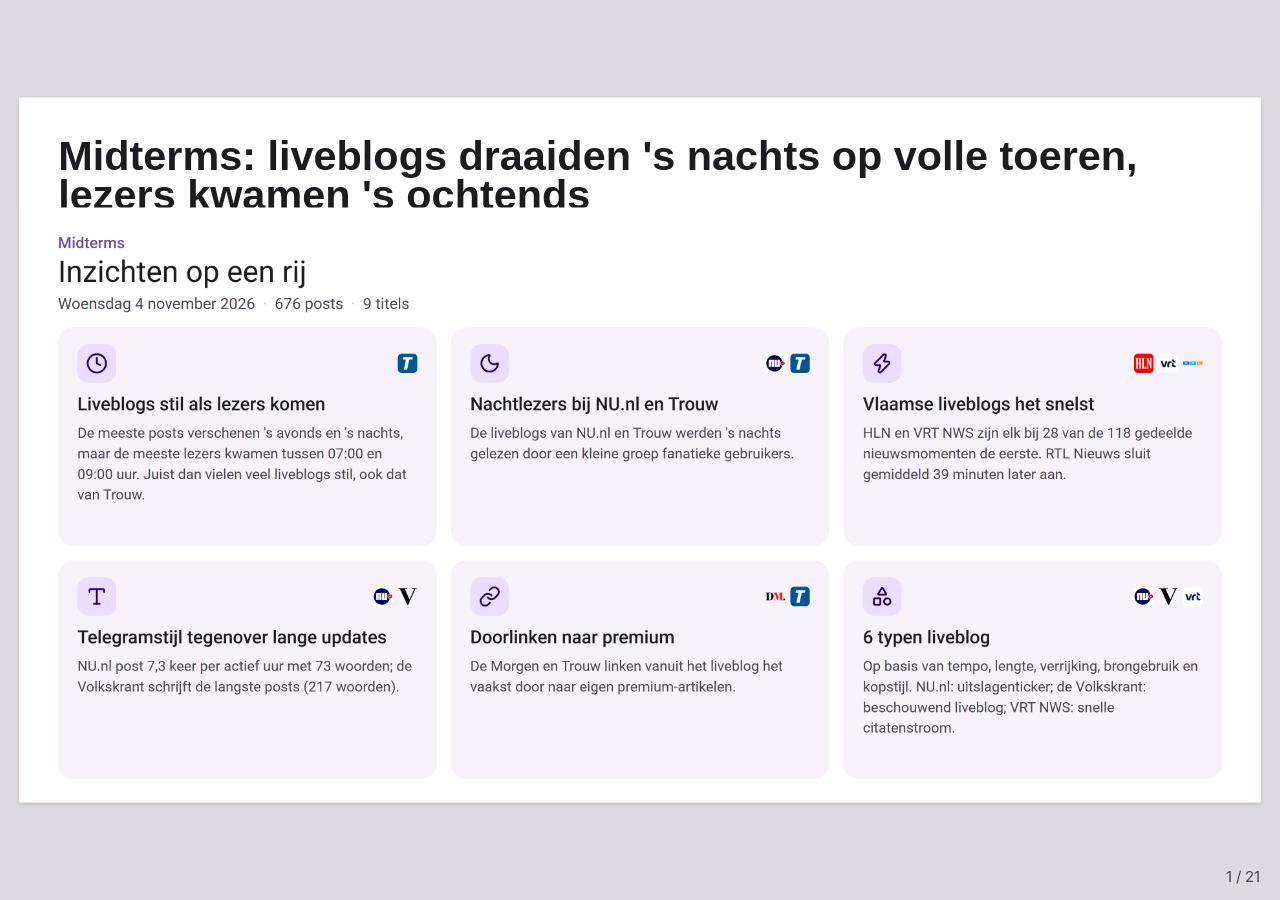
<file: analyse/output/midterms/presentatie.html>
<!doctype html><html lang="nl"><head><meta charset="utf-8"><title>Midterms: tekstanalyse liveblogs</title>
<link href="https://fonts.googleapis.com/css2?family=Inter:wght@400;600&display=swap" rel="stylesheet">
<style>
html, body { margin:0; background:#DED8E1; }
.slide { position:absolute; left:50%; top:50%; width:1920px; height:1090px; background:#FFFFFF; display:none; transform-origin:center; box-shadow:0 2px 6px rgba(0,0,0,.15); margin:-545px 0 0 -960px; }
.slide.on { display:block; }
.slide > * { position:absolute; }
h2 { margin:0; font-family:'Century Gothic', 'Avenir Next', 'Futura', sans-serif; font-weight:700; font-size:64px; line-height:.95; color:#1D1B20; }
.txt { font-family:Inter, sans-serif; font-size:22px; line-height:1.45; color:#1D1B20; }
.txt p { margin:0 0 16px; }
.txt p.first { font-weight:600; }
.note { font-family:Inter, sans-serif; font-size:19px; color:#49454F; }
.count { position:fixed; right:20px; bottom:14px; font:15px Inter, sans-serif; color:#49454F; }
</style></head><body>
<section class="slide"><h2 style="left:60.480000000000004px;top:60.480000000000004px;width:1801.92px">Midterms: liveblogs draaiden &#x27;s nachts op volle toeren, lezers kwamen &#x27;s ochtends</h2><img src="slides/00-overzicht.png" style="left:0;top:169.92000000000002px;width:1920px"></section>
<section class="slide"><h2 style="left:60.480000000000004px;top:60.480000000000004px;width:1801.92px">Zo meten we snelheid: 118 momenten waarop meerdere liveblogs hetzelfde nieuws brengen</h2><div class="txt" style="left:60.480000000000004px;top:220.79999999999998px;width:400.32px;height:783.36px"><p class=first>Wat zien we?</p><p>Om 04:05 brengt VRT NWS als eerste: “Amerikaanse media voorspellen dat Annie Andrews wint in South Carolina”. Binnen 44 minuten volgen nog 8 liveblogs met hetzelfde nieuws.</p><p>Zo’n reeks posts noemen we een gedeeld nieuwsmoment: posts van verschillende titels die binnen drie uur inhoudelijk op elkaar lijken (vergelijking van kop en begin van de tekst). Elke titel telt één keer per moment.</p><p>In totaal vinden we 118 van zulke momenten met samen 365 posts. De titel met de vroegste post is de eerste; de rest volgt met een achterstand in minuten.</p></div><img src="slides/01-nieuwsmoment.png" style="left:476.15999999999997px;top:220.79999999999998px;width:1385.28px"></section>
<section class="slide"><h2 style="left:60.480000000000004px;top:60.480000000000004px;width:1801.92px">De Vlaamse liveblogs waren het snelst: HLN en VRT NWS brachten nieuws het vaakst als eerste</h2><img src="slides/02-eerste.png" style="left:0;top:169.92000000000002px;width:1920px"><div class="note" style="left:60.480000000000004px;top:1008.0px">Eerste in een liveblog is niet hetzelfde als eerste met het nieuws: pushberichten, artikelen en tv vallen hier buiten.</div></section>
<section class="slide"><h2 style="left:60.480000000000004px;top:60.480000000000004px;width:1801.92px">Maar die voorsprong is klein: bij grote momenten zit de helft binnen een kwartier op hetzelfde nieuws</h2><img src="slides/03-ketens.png" style="left:0;top:169.92000000000002px;width:1920px"></section>
<section class="slide"><h2 style="left:60.480000000000004px;top:60.480000000000004px;width:1801.92px">Wie alleen het liveblog van de Volkskrant volgde, miste 14 van de 20 grootste momenten</h2><img src="slides/04-dekking.png" style="left:0;top:169.92000000000002px;width:1920px"><div class="note" style="left:60.480000000000004px;top:1008.0px">Een titel kan een moment ook in een artikel of push hebben gebracht; hier telt alleen het liveblog.</div></section>
<section class="slide"><h2 style="left:60.480000000000004px;top:60.480000000000004px;width:1801.92px">NU.nl tikte uitslagen weg, de Volkskrant schreef beschouwingen: 74 tegenover 217 woorden per post</h2><img src="slides/05-tempo.png" style="left:0;top:169.92000000000002px;width:1920px"><div class="note" style="left:60.480000000000004px;top:1008.0px">Grootte = aantal posts; pauzes van meer dan 2 uur tellen niet mee.</div></section>
<section class="slide"><h2 style="left:60.480000000000004px;top:60.480000000000004px;width:1801.92px">Bij HLN en VRT NWS spreekt de kop met andermans woorden: 4 op de 10 koppen is een citaat</h2><img src="slides/06-taal.png" style="left:0;top:169.92000000000002px;width:1920px"></section>
<section class="slide"><h2 style="left:60.480000000000004px;top:60.480000000000004px;width:1801.92px">De Volkskrant schrijft het traagst, maar klinkt het spannendst</h2><img src="slides/07-urgentie.png" style="left:0;top:169.92000000000002px;width:1920px"><div class="note" style="left:60.480000000000004px;top:1008.0px">“Nu” telt ook in zinnen als “nu de stemmen geteld zijn”; vergelijk daarom vooral de titels onderling.</div></section>
<section class="slide"><h2 style="left:60.480000000000004px;top:60.480000000000004px;width:1801.92px">Eén uitslag, negen koppen: de woordkeuze verschilt meer dan de feiten</h2><img src="slides/08-koppen.png" style="left:0;top:169.92000000000002px;width:1920px"></section>
<section class="slide"><h2 style="left:60.480000000000004px;top:60.480000000000004px;width:1801.92px">VRT NWS noemt in 8 op de 10 posts geen bron, de Volkskrant in bijna 8 op de 10 wel</h2><img src="slides/09-bronnen.png" style="left:0;top:169.92000000000002px;width:1920px"><div class="note" style="left:60.480000000000004px;top:1008.0px">Fotobijschriften en ondertekening als (ANP) of (Belga) tellen niet mee.</div></section>
<section class="slide"><h2 style="left:60.480000000000004px;top:60.480000000000004px;width:1801.92px">Iedereen kijkt Amerikaanse tv: CNN is de meest genoemde bron, alleen Trouw leunt op ANP</h2><img src="slides/10-bronnen-titel.png" style="left:0;top:169.92000000000002px;width:1920px"><div class="note" style="left:60.480000000000004px;top:1008.0px">Aandeel posts waarin de bron bij naam voorkomt. Ondertekening als (ANP) telt mee, fotobijschriften niet.</div></section>
<section class="slide"><h2 style="left:60.480000000000004px;top:60.480000000000004px;width:1801.92px">Trump en de Democraten voeren het woord; experts en eigen verslaggevers komen er nauwelijks aan te pas</h2><img src="slides/11-sprekers.png" style="left:0;top:169.92000000000002px;width:1920px"><div class="note" style="left:60.480000000000004px;top:1008.0px">Zin met een uitspraak: aanhalingstekens of een werkwoord als zegt, stelt of schrijft. Een zin kan bij meer groepen horen.</div></section>
<section class="slide"><h2 style="left:60.480000000000004px;top:60.480000000000004px;width:1801.92px">Democraten winnen de koppen, maar Trump en de Republikeinen krijgen het woord</h2><img src="slides/12-partijen.png" style="left:0;top:169.92000000000002px;width:1920px"><div class="note" style="left:60.480000000000004px;top:1008.0px">Uitspraak: de partij staat in de zin buiten het citaat zelf, dus bij de spreker. Zinnen die beide kanten noemen tellen niet mee.</div></section>
<section class="slide"><h2 style="left:60.480000000000004px;top:60.480000000000004px;width:1801.92px">Trump stond niet op het stembiljet, maar wel in ruim een kwart van de HLN-koppen</h2><img src="slides/13-persoon.png" style="left:0;top:169.92000000000002px;width:1920px"></section>
<section class="slide"><h2 style="left:60.480000000000004px;top:60.480000000000004px;width:1801.92px">Alle liveblogs brachten de midterms als wedstrijd; duiding bleef de kleinste categorie</h2><img src="slides/14-framing.png" style="left:0;top:169.92000000000002px;width:1920px"></section>
<section class="slide"><h2 style="left:60.480000000000004px;top:60.480000000000004px;width:1801.92px">Republikeinen komen in het nieuws met ruzie, Democraten met voorspellingen en voorbehoud</h2><img src="slides/15-framing-partij.png" style="left:0;top:169.92000000000002px;width:1920px"></section>
<section class="slide"><h2 style="left:60.480000000000004px;top:60.480000000000004px;width:1801.92px">De Morgen en VRT NWS zoeken de Europese hoek; NOS.nl, NU.nl en de Volkskrant blijven in Amerika</h2><img src="slides/16-invalshoek.png" style="left:0;top:169.92000000000002px;width:1920px"></section>
<section class="slide"><h2 style="left:60.480000000000004px;top:60.480000000000004px;width:1801.92px">6 typen liveblog, van uitslagenticker tot beschouwend liveblog</h2><img src="slides/17-typen.png" style="left:0;top:169.92000000000002px;width:1920px"></section>
<section class="slide"><h2 style="left:60.480000000000004px;top:60.480000000000004px;width:1801.92px">Hetzelfde nieuws in 6 typen liveblog</h2><img src="slides/18-voorbeelden.png" style="left:0;top:169.92000000000002px;width:1920px"></section>
<section class="slide"><h2 style="left:60.480000000000004px;top:60.480000000000004px;width:1801.92px">Zes dingen om te testen bij de volgende verkiezingsnacht</h2><img src="slides/19-advies.png" style="left:0;top:169.92000000000002px;width:1920px"></section>
<section class="slide"><h2 style="left:60.480000000000004px;top:60.480000000000004px;width:1801.92px">Aanpak en kanttekeningen bij de tekstanalyse</h2><img src="slides/20-aanpak.png" style="left:0;top:169.92000000000002px;width:1920px"></section>
<div class="count" id="count"></div>
<script>
const slides = [...document.querySelectorAll('.slide')];
let cur = Math.max(0, (parseInt(location.hash.slice(1), 10) || 1) - 1);
const fit = () => slides.forEach(s => s.style.transform = `scale(${Math.min(innerWidth / 1920, innerHeight / 1090) * .97})`);
function show(i) { cur = Math.max(0, Math.min(slides.length - 1, i)); slides.forEach((s, k) => s.classList.toggle('on', k === cur));
  document.getElementById('count').textContent = `${cur + 1} / ${slides.length}`; history.replaceState(null, '', '#' + (cur + 1)); }
addEventListener('keydown', e => { if (['ArrowRight', 'PageDown', ' '].includes(e.key)) show(cur + 1); if (['ArrowLeft', 'PageUp'].includes(e.key)) show(cur - 1); });
addEventListener('click', e => show(cur + (e.clientX > innerWidth / 2 ? 1 : -1)));
addEventListener('resize', fit); fit(); show(cur);
</script></body></html>
</file>
